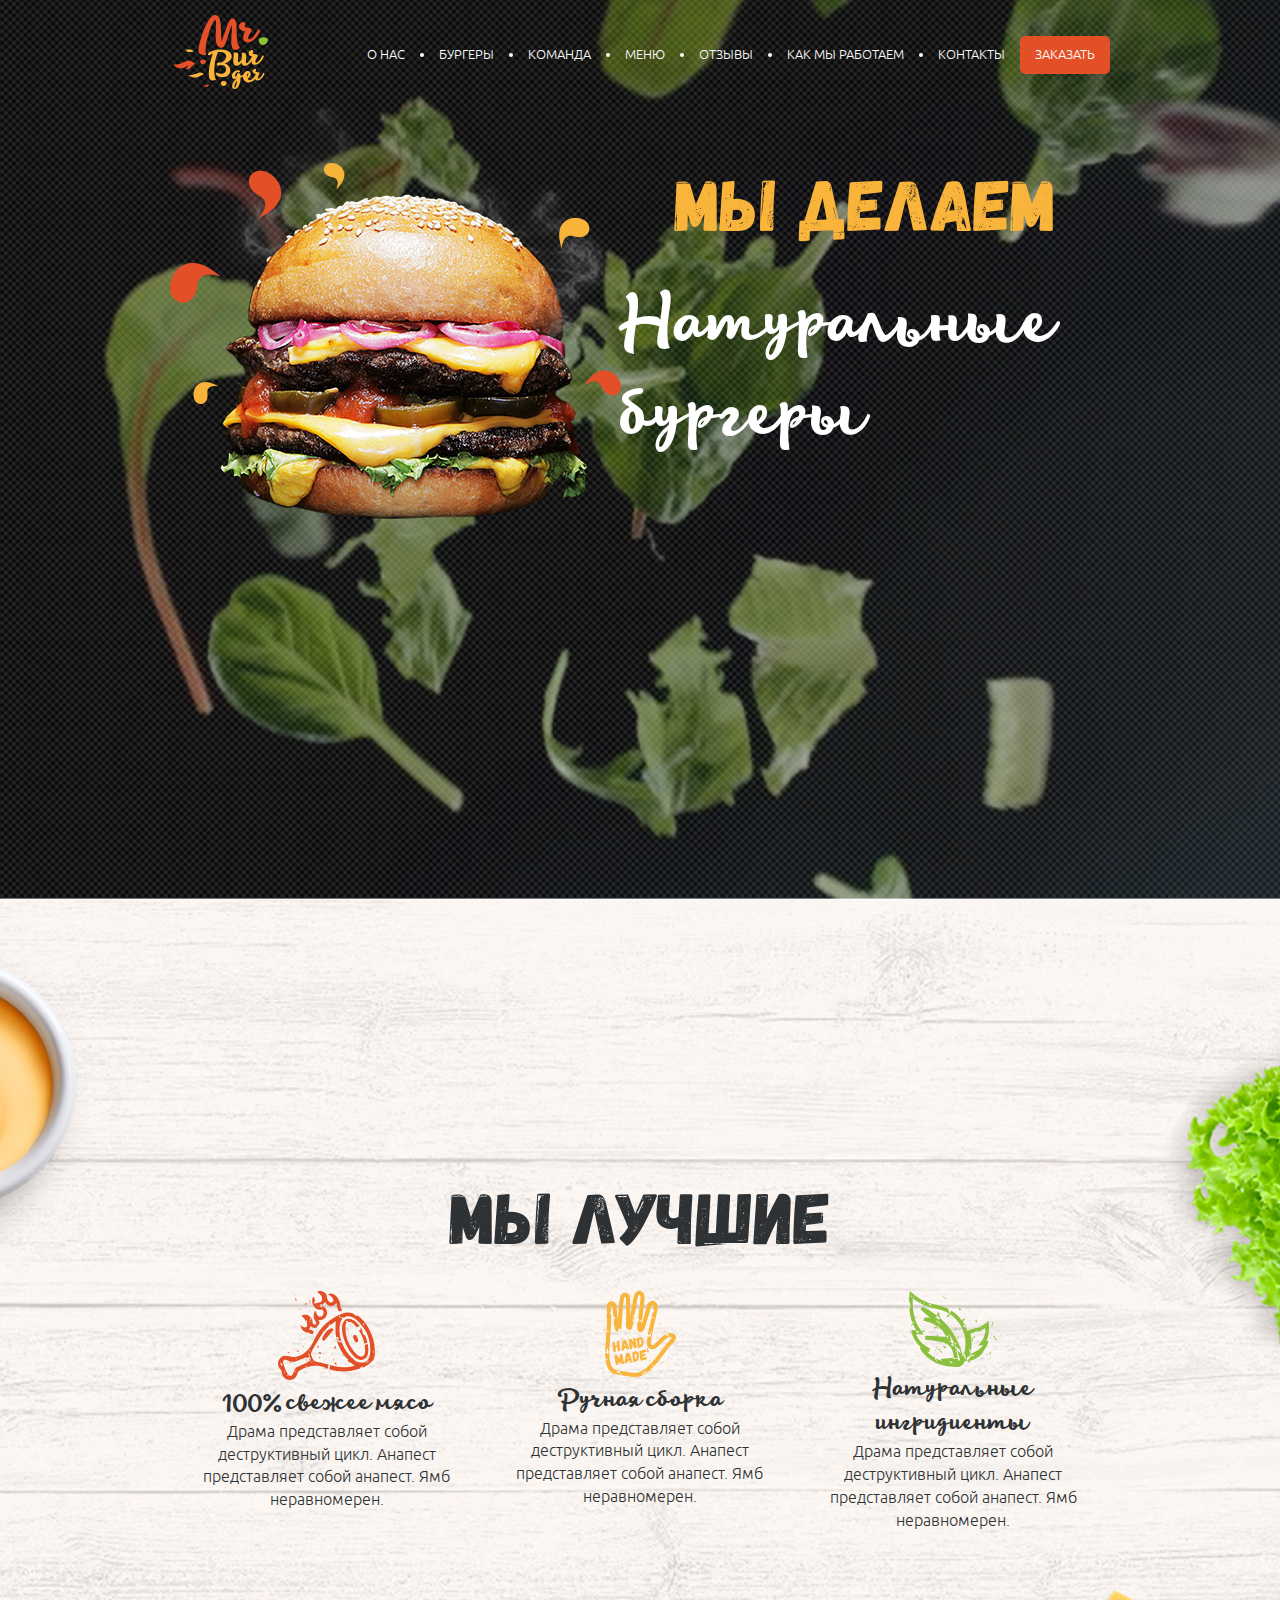
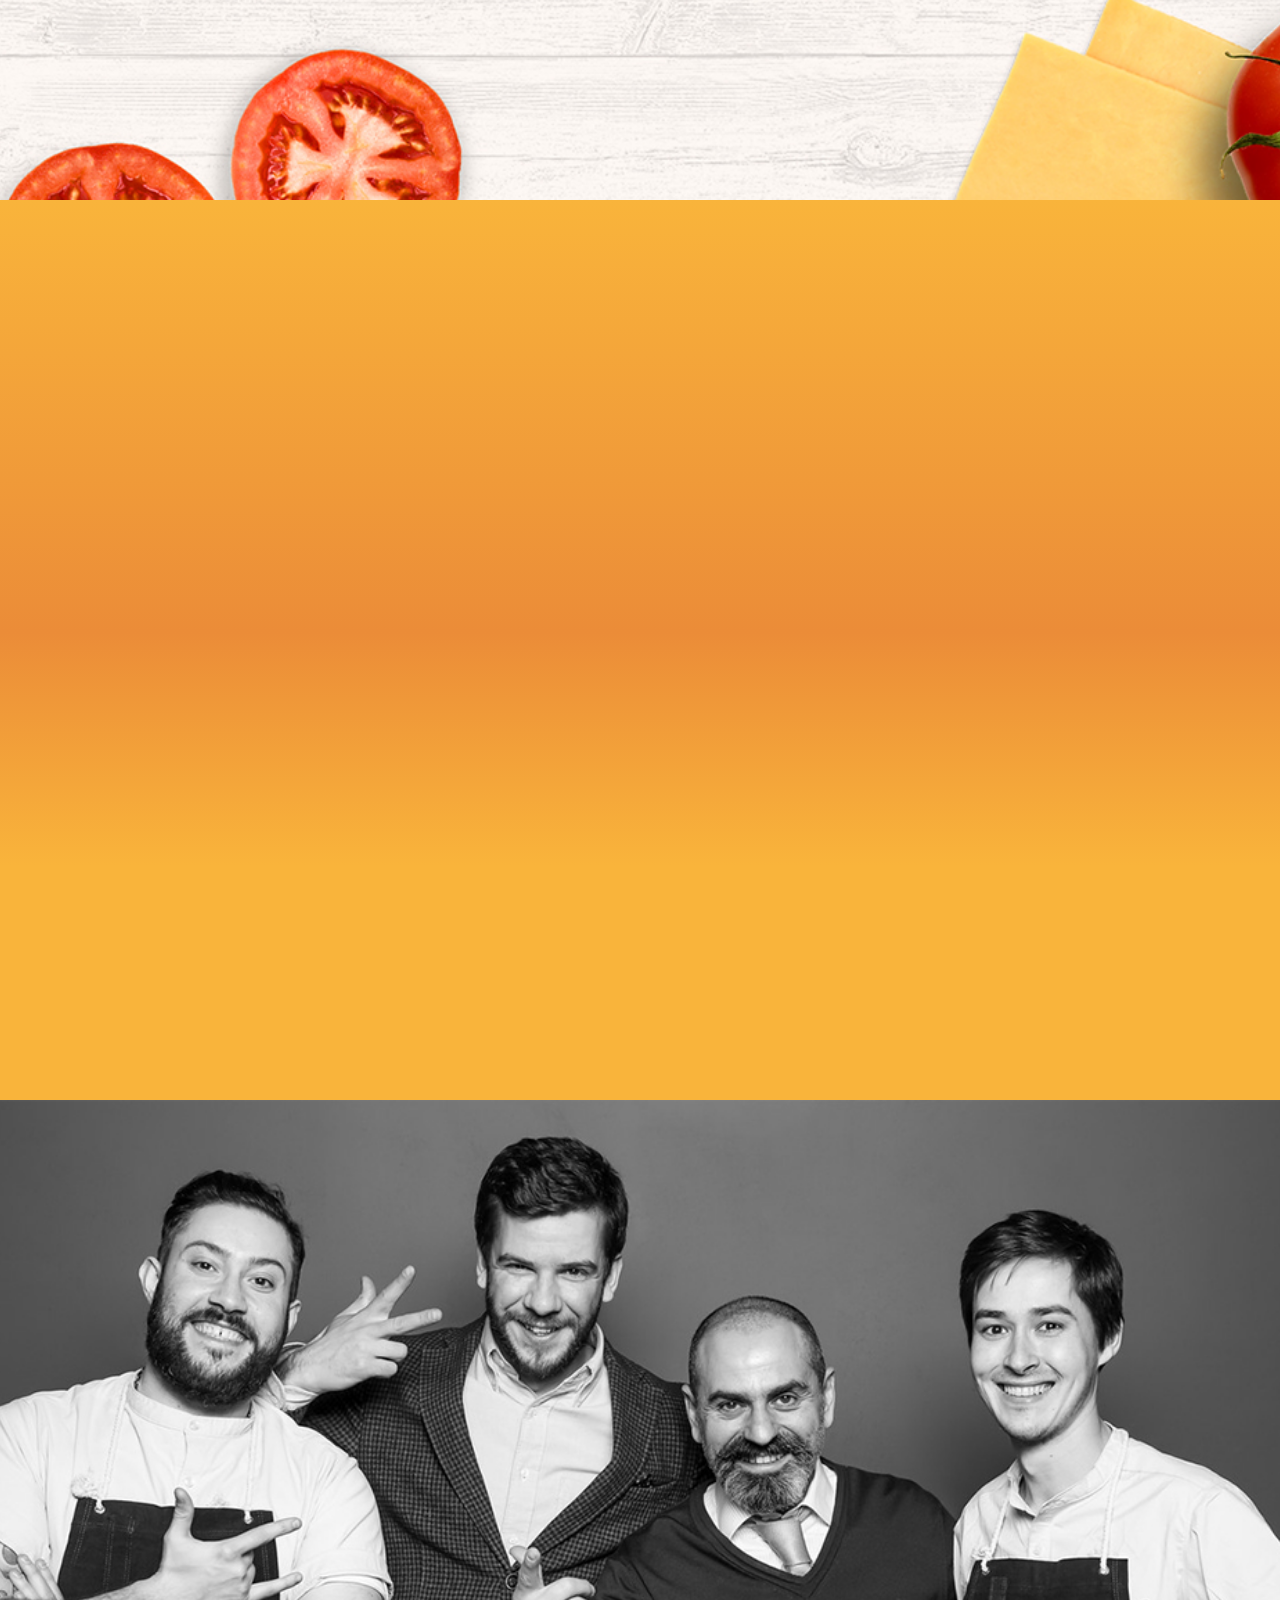
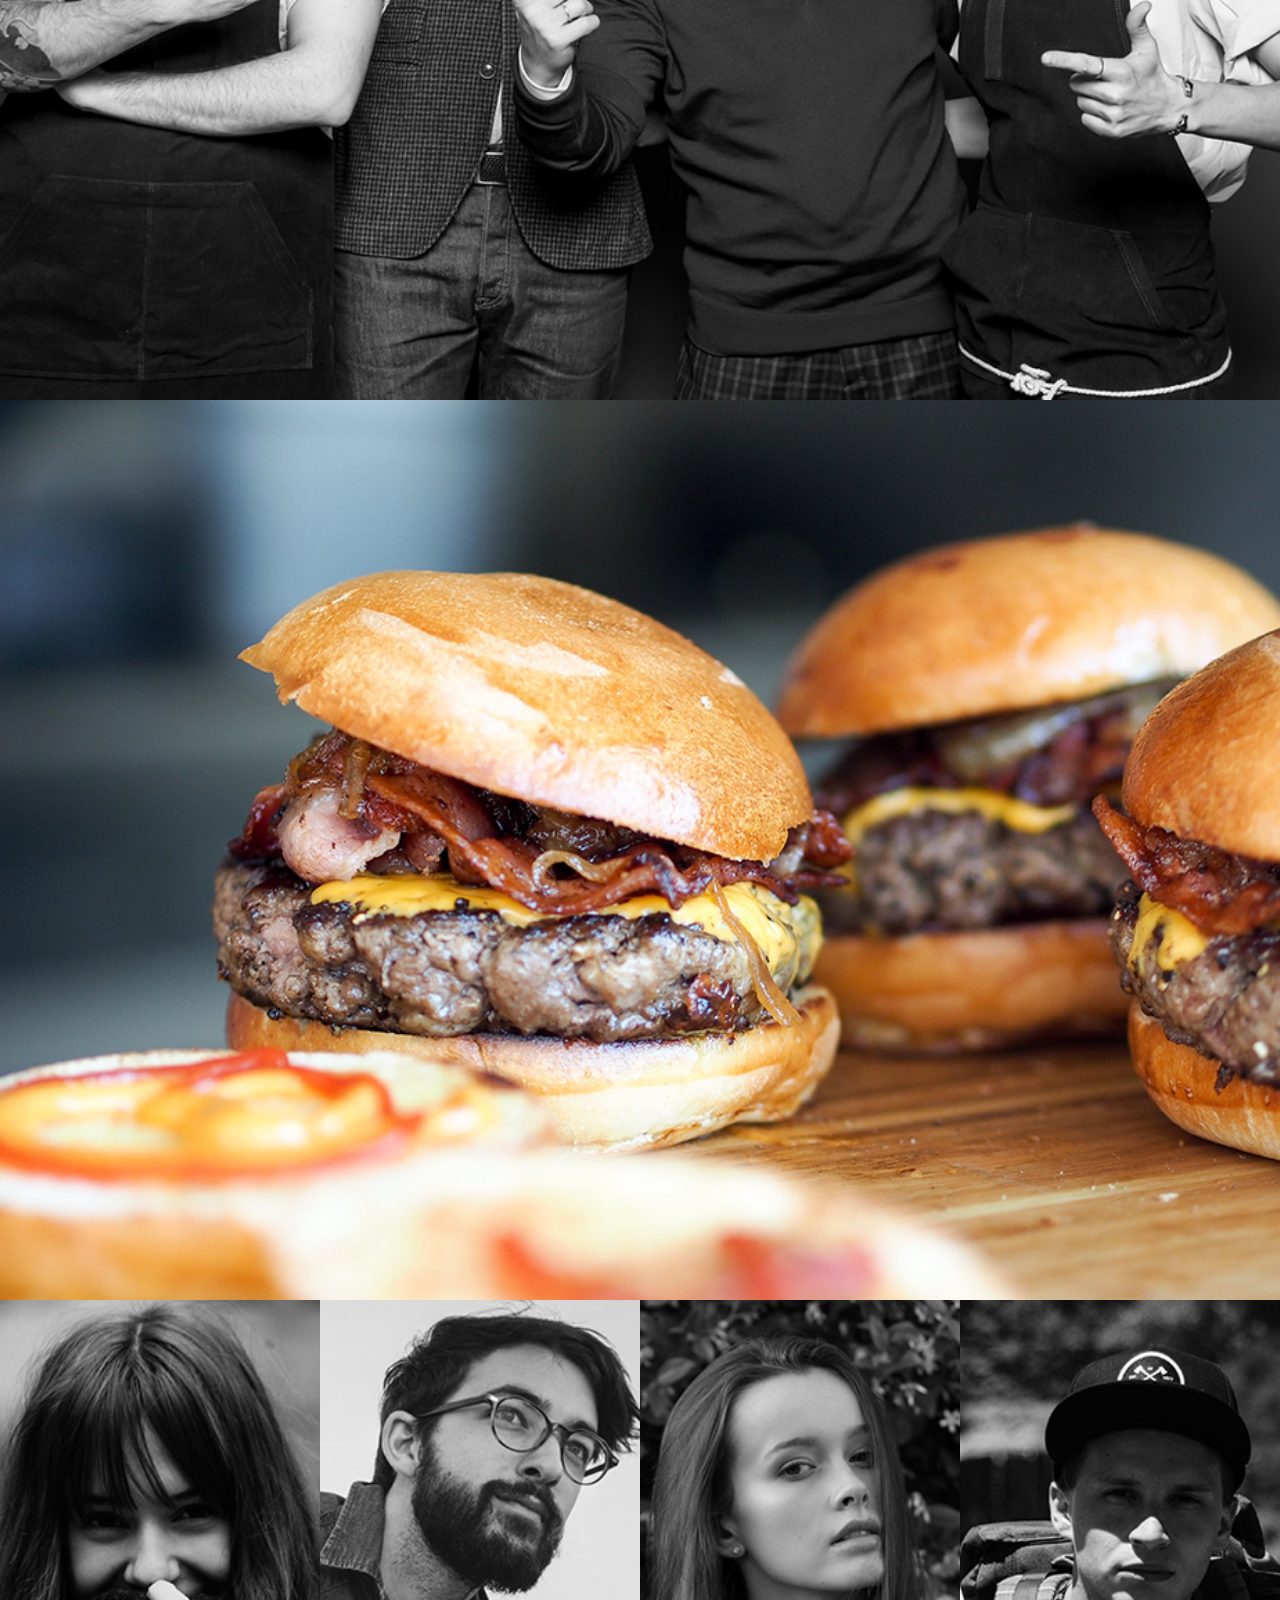
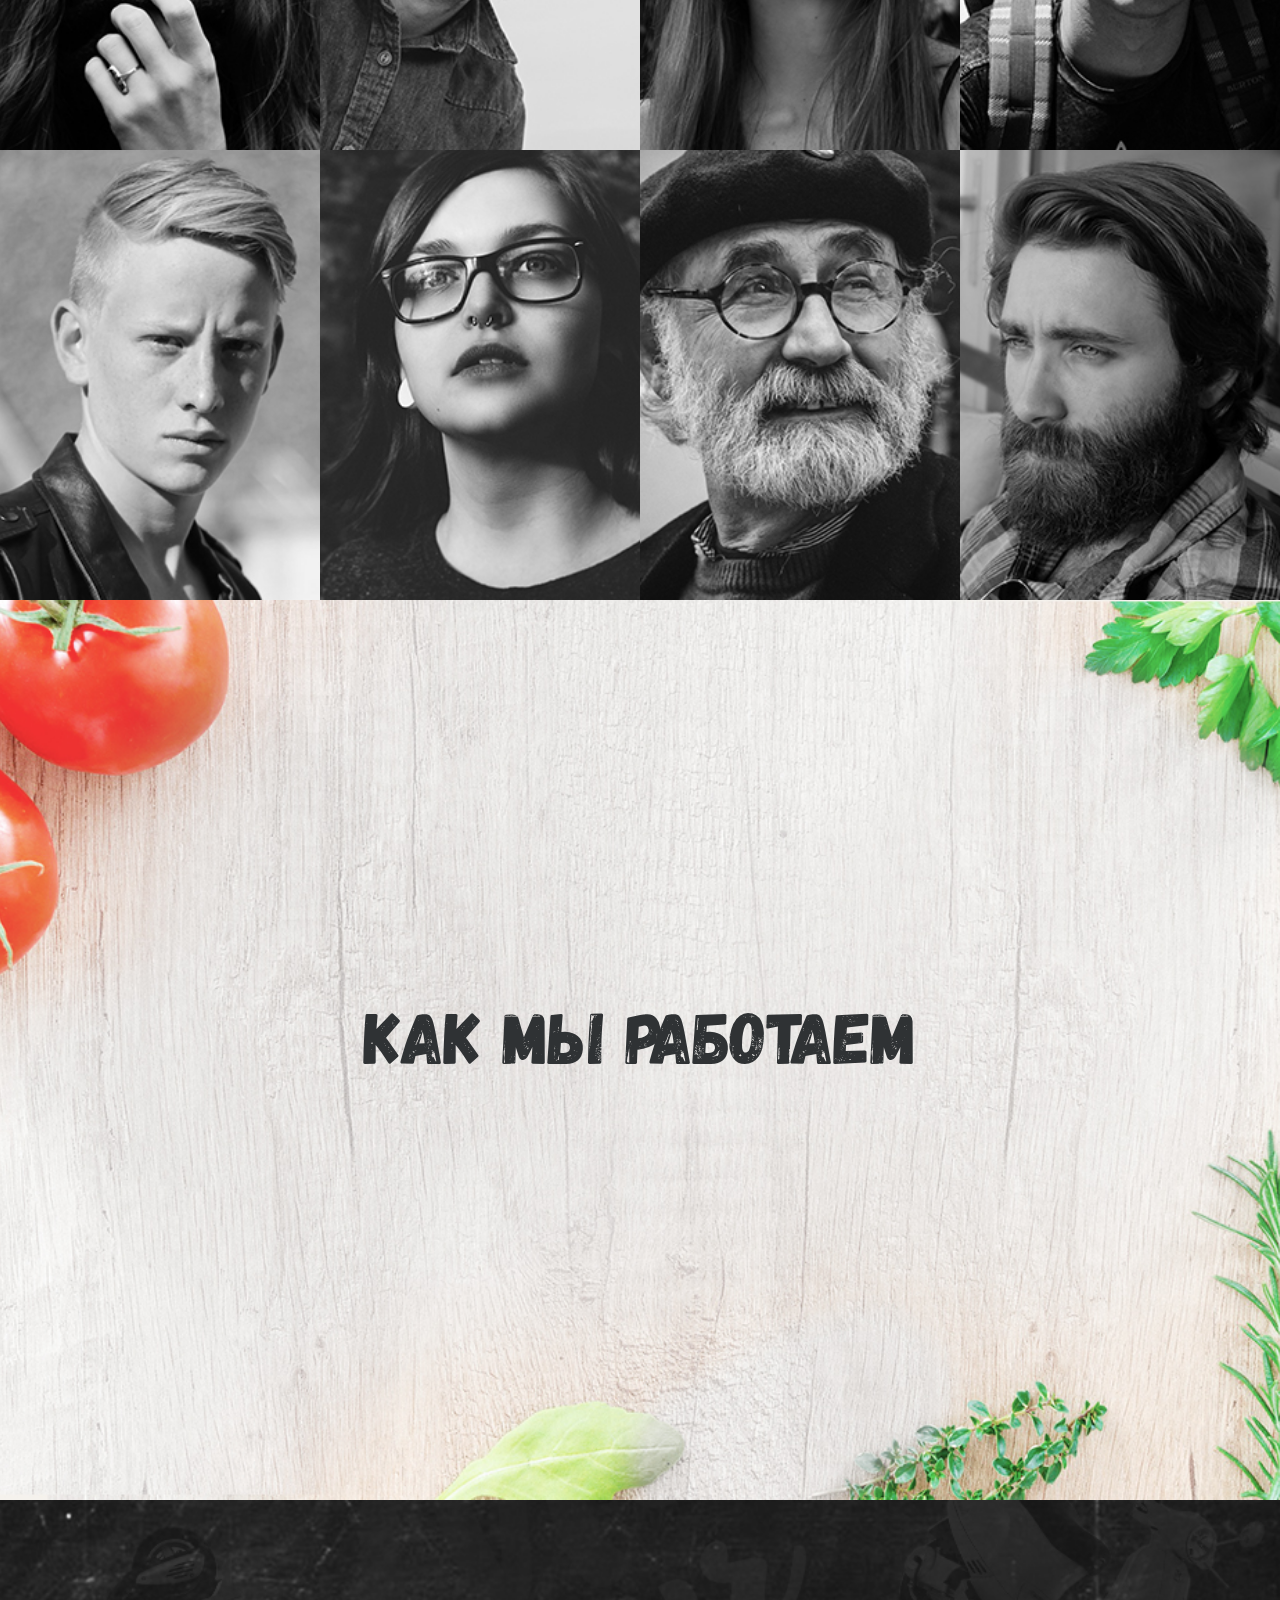
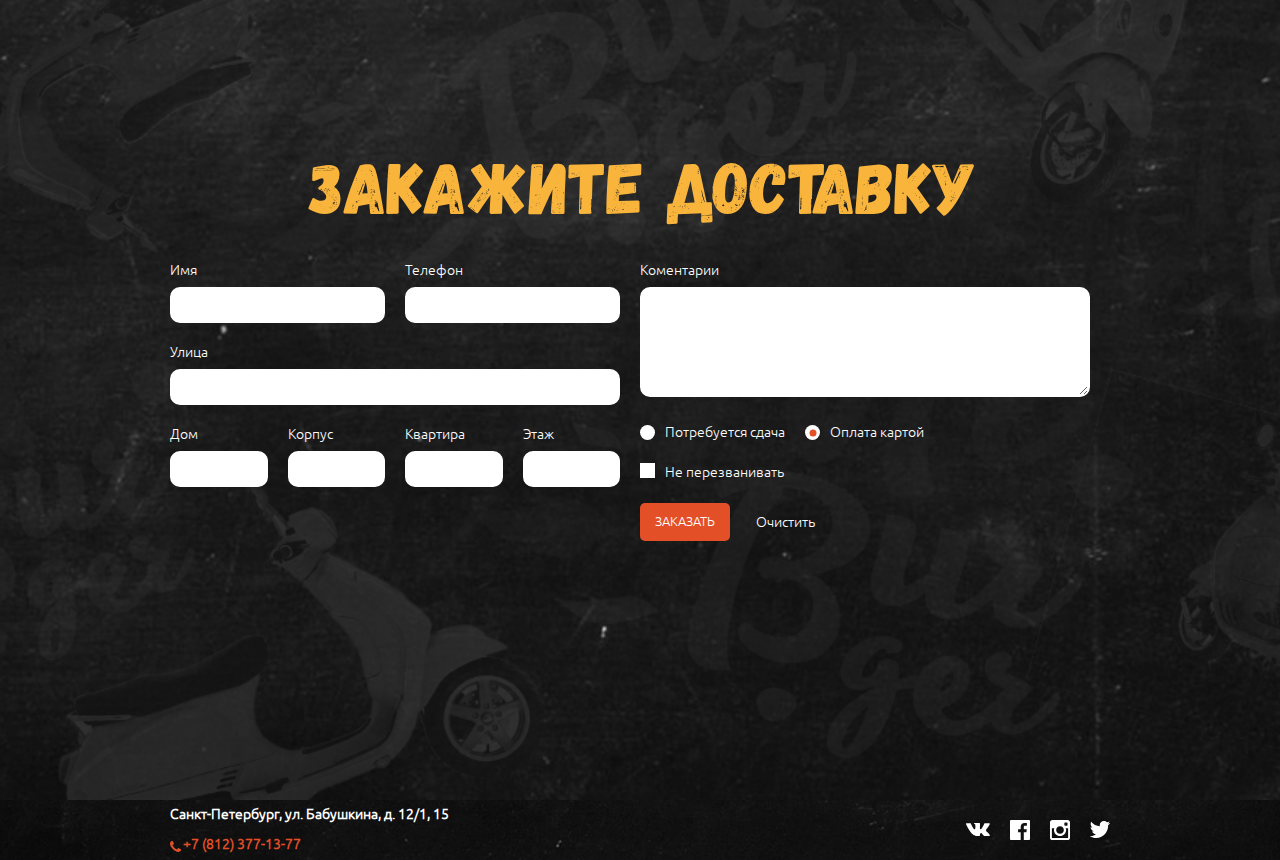
<file: index.html>
<!DOCTYPE html>
<html lang="en">

<head>
    <meta charset="UTF-8">
    <meta name="viewport" content="width=device-width, initial-scale=1.0">
    <meta http-equiv="X-UA-Compatible" content="ie=edge">
    <title>Burgers</title>
    <link rel="stylesheet" href="./css/main.css">
</head>

<body>
    <div class="wrapper">
        <div class="maincontent">
            <section class="hero section">
                <div class="container container--without-align">
                    <header class="header">
                        <a href="" class="logo">
                            <img src="img/icons/logo.svg" alt="Mr.Burger Logo" class="logo__picture">
                        </a>
                        <div class="header__buttons">
                            <nav class="nav">
                                <ul class="nav__list">
                                    <li class="nav__item"><a href="#" class="nav__link">О нас</a></li>
                                    <li class="nav__item"><a href="#" class="nav__link">Бургеры</a></li>
                                    <li class="nav__item"><a href="#" class="nav__link">Команда</a></li>
                                    <li class="nav__item"><a href="#" class="nav__link">Меню</a></li>
                                    <li class="nav__item"><a href="#" class="nav__link">Отзывы</a></li>
                                    <li class="nav__item"><a href="#" class="nav__link">Как мы работаем</a></li>
                                    <li class="nav__item"><a href="#" class="nav__link">Контакты</a></li>
                                </ul>
                            </nav>
                            <a href="#" class="btn btn--red">Заказать</a>

                        </div>
                    </header>
                    <div class="hero__container">
                        <div class="hero__content">
                            <div class="hero__picture">
                                <img src="img/burger_hero.png" alt="" class="hero__berger-img">
                            </div>
                            <div class="hero__text">
                                <h1 class="title">Мы делаем</h1>
                                <div class="hero__desc">Натуральные бургеры</div>
                            </div>
                        </div>
                    </div>
                </div>
                <button class="to-next-section"></button>
            </section>
            <section class="best section">
                <div class="container">
                    <div class="title title--color-black">Мы лучшие</div>
                    <ul class="best__list">
                        <li class="best__item">
                            <div class="best__img">
                                <img src="../img/icons/meat.svg" alt="" class="best__img-pic">
                            </div>
                            <div class="best__desc">
                                <div class="best__title">100% свежее мясо</div>
                                <div class="best__text">
                                    <p>Драма представляет собой деструктивный цикл. Анапест представляет собой анапест. Ямб неравномерен.</p>
                                </div>
                            </div>
                        </li>
                        <li class="best__item">
                            <div class="best__img">
                                <img src="../img/icons/hand.svg" alt="" class="best__img-pic">
                            </div>
                            <div class="best__desc">
                                <div class="best__title">Ручная сборка</div>
                                <div class="best__text">
                                    <p>Драма представляет собой деструктивный цикл. Анапест представляет собой анапест. Ямб неравномерен.</p>
                                </div>
                            </div>
                        </li>
                        <li class="best__item">
                            <div class="best__img">
                                <img src="../img/icons/natural.svg" alt="" class="best__img-pic">
                            </div>
                            <div class="best__desc">
                                <div class="best__title">Натуральные ингридиенты</div>
                                <div class="best__text">
                                    <p>Драма представляет собой деструктивный цикл. Анапест представляет собой анапест. Ямб неравномерен.</p>
                                </div>
                            </div>
                        </li>
                    </ul>
                </div>
            </section>
            <section class="burgers section">
                <div class="container">
                </div>
            </section>
            <section class="team section">

            </section>
            <section class="menu section">
                <div class="container"></div>
            </section>
            <section class="reviews section">
                <ul class="reviews__list">
                    <li class="reviews__item" style="background-image:url('../img/reviews/review_1.jpg')">
                        <div class="reviews__hover-block">
                            <h3 class="reviews__title">Маргарита Кофтун</h3>
                            <div class="reviews__text">
                                <p>Мысли все о них и о них, о них и о них. Нельзя устоять, невозможно забыть... Никогда не думал, что булочки могут быть такими мягкими, котлетка такой сочной, а сыр таким расплавленным.
                                </p>
                            </div>
                            <button class="btn">Подробнее</button>
                        </div>
                    </li>
                    <li class="reviews__item" style="background-image:url('../img/reviews/review_2.jpg')">
                        <div class="reviews__hover-block">
                            <h3 class="reviews__title">Константин Спилберг</h3>
                            <div class="reviews__text">
                                <p>Мысли все о них и о них, о них и о них. Нельзя устоять, невозможно забыть... Никогда не думал, что булочки могут быть такими мягкими, котлетка такой сочной, а сыр таким расплавленным.
                                </p>
                            </div>
                            <button class="btn">Подробнее</button>
                        </div>
                    </li>
                    <li class="reviews__item" style="background-image:url('../img/reviews/review_3.jpg')">
                        <div class="reviews__hover-block">
                            <h3 class="reviews__title">Евгения Малова</h3>
                            <div class="reviews__text">
                                <p>Мысли все о них и о них, о них и о них. Нельзя устоять, невозможно забыть... Никогда не думал, что булочки могут быть такими мягкими, котлетка такой сочной, а сыр таким расплавленным.
                                </p>
                            </div>
                            <button class="btn">Подробнее</button>
                        </div>
                    </li>
                    <li class="reviews__item" style="background-image:url('../img/reviews/review_4.jpg')">
                        <div class="reviews__hover-block">
                            <h3 class="reviews__title">Сергей Верещагин</h3>
                            <div class="reviews__text">
                                <p>Мысли все о них и о них, о них и о них. Нельзя устоять, невозможно забыть... Никогда не думал, что булочки могут быть такими мягкими, котлетка такой сочной, а сыр таким расплавленным.
                                </p>
                            </div>
                            <button class="btn">Подробнее</button>
                        </div>
                    </li>
                    <li class="reviews__item" style="background-image:url('../img/reviews/review_5.jpg')">
                        <div class="reviews__hover-block">
                            <h3 class="reviews__title">Никита Белых</h3>
                            <div class="reviews__text">
                                <p>Мысли все о них и о них, о них и о них. Нельзя устоять, невозможно забыть... Никогда не думал, что булочки могут быть такими мягкими, котлетка такой сочной, а сыр таким расплавленным.
                                </p>
                            </div>
                            <button class="btn">Подробнее</button>
                        </div>
                    </li>
                    <li class="reviews__item" style="background-image:url('../img/reviews/review_6.jpg')">
                        <div class="reviews__hover-block">
                            <h3 class="reviews__title">Ольга Зотова</h3>
                            <div class="reviews__text">
                                <p>Мысли все о них и о них, о них и о них. Нельзя устоять, невозможно забыть... Никогда не думал, что булочки могут быть такими мягкими, котлетка такой сочной, а сыр таким расплавленным.
                                </p>
                            </div>
                            <button class="btn">Подробнее</button>
                        </div>
                    </li>
                    <li class="reviews__item" style="background-image:url('../img/reviews/review_7.jpg')">
                        <div class="reviews__hover-block">
                            <h3 class="reviews__title">Вениамин Фокс</h3>
                            <div class="reviews__text">
                                <p>Мысли все о них и о них, о них и о них. Нельзя устоять, невозможно забыть... Никогда не думал, что булочки могут быть такими мягкими, котлетка такой сочной, а сыр таким расплавленным.
                                </p>
                            </div>
                            <button class="btn">Подробнее</button>
                        </div>
                    </li>
                    <li class="reviews__item" style="background-image:url('../img/reviews/review_8.jpg')">
                        <div class="reviews__hover-block">
                            <h3 class="reviews__title">Робер Фоллис</h3>
                            <div class="reviews__text">
                                <p>Мысли все о них и о них, о них и о них. Нельзя устоять, невозможно забыть... Никогда не думал, что булочки могут быть такими мягкими, котлетка такой сочной, а сыр таким расплавленным.
                                </p>
                            </div>
                            <button class="btn">Подробнее</button>
                        </div>
                    </li>
                </ul>
            </section>
            <section class="work section">
                <div class="container">
                    <div class="title title--color-black">Как мы работаем</div>
                </div>
            </section>
            <section class="delivery section">
                <div class="container">
                    <div class="title">Закажите доставку</div>
                    <form class="form" method="GET" autocomplete="on">
                        <div class="form__block-row left">
                            <div class="form__row">
                                <label class="form__block">
                                    <div class="form__block-title">Имя</div>
                                    <input type="text" class="form__input">
                                </label>
                                <label class="form__block">
                                    <div class="form__block-title">Телефон</div>
                                    <input type="text" class="form__input">
                                </label>
                            </div>
                            <div class="form__row">
                                <label class="form__block">
                                    <div class="form__block-title">Улица</div>
                                    <input type="text" class="form__input">
                                </label>
                            </div>
                            <div class="form__row">
                                <label class="form__block">
                                    <div class="form__block-title">Дом</div>
                                    <input type="text" class="form__input">
                                </label>
                                <label class="form__block">
                                    <div class="form__block-title">Корпус</div>
                                    <input type="text" class="form__input">
                                </label>
                                <label class="form__block">
                                    <div class="form__block-title">Квартира</div>
                                    <input type="text" class="form__input">
                                </label>
                                <label class="form__block">
                                    <div class="form__block-title">Этаж</div>
                                    <input type="text" class="form__input">
                                </label>
                            </div>
                        </div>
                        <div class="form__block-row right">
                            <div class="form__row">
                                <label class="form__block">
                                    <div class="form__block-title">Коментарии</div>
                                    <textarea name="Коментарии" class="form__block-textarea"></textarea>
                                </label>
                            </div>
                            <div class="form__row">
                                <label class="form__radio">                                    
                                    <input type="radio" class="radio__input" name="pay">
                                    <div class="radio__input-fake"></div>
                                    <div class="radio__input-title">Потребуется сдача</div>
                                </label>
                                <label class="form__radio">                                    
                                    <input type="radio" class="radio__input" name="pay" checked>
                                    <div class="radio__input-fake"></div>
                                    <div class="radio__input-title">Оплата картой</div>
                                </label>
                            </div>
                            <div class="form__row">
                                <label class="form__checkbox">
                                    <input type="checkbox" class="form__checkbox-input">
                                    <div class="form__checkbox-fake"></div>                                    
                                    <div class="form__checkbox-title">Не перезванивать</div>
                                    
                                </label>
                            </div>
                            <div class="form__row">
                                <a href="#" class="btn btn--red">Заказать</a>
                                <button type="reset" class="button__reset">Очистить</button>
                            </div>
                        </div>
                    </form>
                </div>
            </section>
        </div>
        <!-- <section> -->
        <footer class="footer">
            <container class="container container--footer">
                <div class="footer__block footer--contacts">
                    <address class="footer__adres">
                        Санкт-Петербург, ул. Бабушкина, д. 12/1, 15
                    </address>
                    <a href="+78123771377" class="footer__phone">+7 (812) 377-13-77</a>

                </div>
                <div class="footer__block footer--social">
                    <!-- <div class="social__block"> -->
                    <ul class="social__list">
                        <li class="social__item">
                            <a href="#" class="social__link vk">
                            </a>
                        </li>
                        <li class="social__item">
                            <a href="#" class="social__link fb">
                            </a>
                        </li>
                        <li class="social__item">
                            <a href="#" class="social__link inst">
                            </a>
                        </li>
                        <li class="social__item">
                            <a href="#" class="social__link twit">
                            </a>
                        </li>
                    </ul>
                </div>
    </div>
    </container>

    </footer>
    <!-- </section> -->

    </div>
    <!-- .fixed-menu -->
</body>

</html>
</file>
<file: css/main.css>
/*! normalize.css v8.0.1 | MIT License | github.com/necolas/normalize.css */
/* Document
   ========================================================================== */
/**
 * 1. Correct the line height in all browsers.
 * 2. Prevent adjustments of font size after orientation changes in iOS.
 */
html {
  line-height: 1.15;
  /* 1 */
  -webkit-text-size-adjust: 100%;
  /* 2 */ }

/* Sections
     ========================================================================== */
/**
   * Remove the margin in all browsers.
   */
body {
  margin: 0; }

/**
   * Render the `main` element consistently in IE.
   */
main {
  display: block; }

/**
   * Correct the font size and margin on `h1` elements within `section` and
   * `article` contexts in Chrome, Firefox, and Safari.
   */
h1 {
  font-size: 2em;
  margin: 0.67em 0; }

/* Grouping content
     ========================================================================== */
/**
   * 1. Add the correct box sizing in Firefox.
   * 2. Show the overflow in Edge and IE.
   */
hr {
  -webkit-box-sizing: content-box;
  box-sizing: content-box;
  /* 1 */
  height: 0;
  /* 1 */
  overflow: visible;
  /* 2 */ }

/**
   * 1. Correct the inheritance and scaling of font size in all browsers.
   * 2. Correct the odd `em` font sizing in all browsers.
   */
pre {
  font-family: monospace, monospace;
  /* 1 */
  font-size: 1em;
  /* 2 */ }

/* Text-level semantics
     ========================================================================== */
/**
   * Remove the gray background on active links in IE 10.
   */
a {
  background-color: transparent; }

/**
   * 1. Remove the bottom border in Chrome 57-
   * 2. Add the correct text decoration in Chrome, Edge, IE, Opera, and Safari.
   */
abbr[title] {
  border-bottom: none;
  /* 1 */
  text-decoration: underline;
  /* 2 */
  -webkit-text-decoration: underline dotted;
  text-decoration: underline dotted;
  /* 2 */ }

/**
   * Add the correct font weight in Chrome, Edge, and Safari.
   */
b,
strong {
  font-weight: bolder; }

/**
   * 1. Correct the inheritance and scaling of font size in all browsers.
   * 2. Correct the odd `em` font sizing in all browsers.
   */
code,
kbd,
samp {
  font-family: monospace, monospace;
  /* 1 */
  font-size: 1em;
  /* 2 */ }

/**
   * Add the correct font size in all browsers.
   */
small {
  font-size: 80%; }

/**
   * Prevent `sub` and `sup` elements from affecting the line height in
   * all browsers.
   */
sub,
sup {
  font-size: 75%;
  line-height: 0;
  position: relative;
  vertical-align: baseline; }

sub {
  bottom: -0.25em; }

sup {
  top: -0.5em; }

/* Embedded content
     ========================================================================== */
/**
   * Remove the border on images inside links in IE 10.
   */
img {
  border-style: none; }

/* Forms
     ========================================================================== */
/**
   * 1. Change the font styles in all browsers.
   * 2. Remove the margin in Firefox and Safari.
   */
button,
input,
optgroup,
select,
textarea {
  font-family: inherit;
  /* 1 */
  font-size: 100%;
  /* 1 */
  line-height: 1.15;
  /* 1 */
  margin: 0;
  /* 2 */ }

/**
   * Show the overflow in IE.
   * 1. Show the overflow in Edge.
   */
button,
input {
  /* 1 */
  overflow: visible; }

/**
   * Remove the inheritance of text transform in Edge, Firefox, and IE.
   * 1. Remove the inheritance of text transform in Firefox.
   */
button,
select {
  /* 1 */
  text-transform: none; }

/**
   * Correct the inability to style clickable types in iOS and Safari.
   */
button,
[type="button"],
[type="reset"],
[type="submit"] {
  -webkit-appearance: button; }

/**
   * Remove the inner border and padding in Firefox.
   */
button::-moz-focus-inner,
[type="button"]::-moz-focus-inner,
[type="reset"]::-moz-focus-inner,
[type="submit"]::-moz-focus-inner {
  border-style: none;
  padding: 0; }

/**
   * Restore the focus styles unset by the previous rule.
   */
button:-moz-focusring,
[type="button"]:-moz-focusring,
[type="reset"]:-moz-focusring,
[type="submit"]:-moz-focusring {
  outline: 1px dotted ButtonText; }

/**
   * Correct the padding in Firefox.
   */
fieldset {
  padding: 0.35em 0.75em 0.625em; }

/**
   * 1. Correct the text wrapping in Edge and IE.
   * 2. Correct the color inheritance from `fieldset` elements in IE.
   * 3. Remove the padding so developers are not caught out when they zero out
   *    `fieldset` elements in all browsers.
   */
legend {
  -webkit-box-sizing: border-box;
  box-sizing: border-box;
  /* 1 */
  color: inherit;
  /* 2 */
  display: table;
  /* 1 */
  max-width: 100%;
  /* 1 */
  padding: 0;
  /* 3 */
  white-space: normal;
  /* 1 */ }

/**
   * Add the correct vertical alignment in Chrome, Firefox, and Opera.
   */
progress {
  vertical-align: baseline; }

/**
   * Remove the default vertical scrollbar in IE 10+.
   */
textarea {
  overflow: auto; }

/**
   * 1. Add the correct box sizing in IE 10.
   * 2. Remove the padding in IE 10.
   */
[type="checkbox"],
[type="radio"] {
  -webkit-box-sizing: border-box;
  box-sizing: border-box;
  /* 1 */
  padding: 0;
  /* 2 */ }

/**
   * Correct the cursor style of increment and decrement buttons in Chrome.
   */
[type="number"]::-webkit-inner-spin-button,
[type="number"]::-webkit-outer-spin-button {
  height: auto; }

/**
   * 1. Correct the odd appearance in Chrome and Safari.
   * 2. Correct the outline style in Safari.
   */
[type="search"] {
  -webkit-appearance: textfield;
  /* 1 */
  outline-offset: -2px;
  /* 2 */ }

/**
   * Remove the inner padding in Chrome and Safari on macOS.
   */
[type="search"]::-webkit-search-decoration {
  -webkit-appearance: none; }

/**
   * 1. Correct the inability to style clickable types in iOS and Safari.
   * 2. Change font properties to `inherit` in Safari.
   */
::-webkit-file-upload-button {
  -webkit-appearance: button;
  /* 1 */
  font: inherit;
  /* 2 */ }

/* Interactive
     ========================================================================== */
/*
   * Add the correct display in Edge, IE 10+, and Firefox.
   */
details {
  display: block; }

/*
   * Add the correct display in all browsers.
   */
summary {
  display: list-item; }

/* Misc
     ========================================================================== */
/**
   * Add the correct display in IE 10+.
   */
template {
  display: none; }

/**
   * Add the correct display in IE 10.
   */
[hidden] {
  display: none; }

@font-face {
  font-family: Gagalin-Regular;
  src: url(../../fonts/Gagalin/gagalin-regular.woff2);
  font-weight: normal;
  font-style: normal; }

@font-face {
  font-family: Ubuntu-B;
  src: url(../../fonts/Ubuntu/ubuntu-b.woff2);
  font-weight: normal;
  font-style: normal; }

@font-face {
  font-family: Ubuntu-Light;
  src: url(../../fonts/Ubuntu/ubuntu-light.woff2);
  font-weight: normal;
  font-style: normal; }

@font-face {
  font-family: Ubuntu-Medium;
  src: url(../../fonts/Ubuntu/ubuntu-medium.woff2);
  font-weight: normal;
  font-style: normal; }

@font-face {
  font-family: Ubuntu-Regular;
  src: url(../../fonts/Ubuntu/ubuntu-regular.woff);
  font-weight: normal;
  font-style: normal; }

@font-face {
  font-family: Lifehack-Medium;
  src: url(../../fonts/Lifehack/lifehack_medium.woff2);
  font-weight: normal;
  font-style: normal; }

html,
body {
  height: 100%; }

body {
  font-family: Ubuntu-Light;
  color: #2f3234;
  font-size: 16px;
  line-height: 1.42;
  -webkit-font-smoothing: antialiased;
  -moz-osx-font-smoothing: grayscale;
  position: relative; }

.container {
  margin: 0 auto;
  width: 940px;
  display: -webkit-box;
  display: -ms-flexbox;
  display: flex;
  -webkit-box-orient: vertical;
  -webkit-box-direction: normal;
  -ms-flex-direction: column;
  flex-direction: column;
  -webkit-box-pack: center;
  -ms-flex-pack: center;
  justify-content: center;
  height: 100%; }
  .container--without-align {
    -webkit-box-pack: initial;
    -ms-flex-pack: initial;
    justify-content: initial; }

.wrapper {
  position: relative;
  width: 100%;
  min-width: 960px;
  min-height: 100%;
  overflow: hidden; }

h1,
h2,
h3,
h4,
h5,
h6 {
  margin-top: 0;
  font-weight: normal; }

table {
  border-collapse: collapse;
  border-spacing: 0; }

ul {
  padding: 0;
  margin: 0; }
  ul li {
    list-style: none; }

p {
  padding: 0;
  margin: 0; }

button {
  border: none;
  outline: none; }

footer {
  position: relative;
  width: 100%; }

* {
  -webkit-box-sizing: border-box;
  box-sizing: border-box; }

.section {
  height: 100vh;
  min-height: 650px; }
  .section_centered {
    display: -webkit-box;
    display: -ms-flexbox;
    display: flex;
    -webkit-box-orient: vertical;
    -webkit-box-direction: normal;
    -ms-flex-direction: column;
    flex-direction: column;
    -webkit-box-pack: center;
    -ms-flex-pack: center;
    justify-content: center; }

.section-title {
  font-size: 72px;
  color: #f9b43b;
  margin-bottom: 40px; }
  .section-title_color_black {
    color: #2f3234; }

.hero {
  width: 100%;
  background: url(../img//bg/hero_bg.jpg) center center/cover no-repeat; }

.hero__desc {
  font-family: Lifehack-Medium;
  color: #fff;
  font-size: 65px; }

.hero__content {
  display: -webkit-box;
  display: -ms-flexbox;
  display: flex;
  -webkit-box-align: center;
  -ms-flex-align: center;
  align-items: center; }

.hero__container {
  -webkit-box-flex: .75;
  -ms-flex: .75;
  flex: .75; }

.header {
  display: -webkit-box;
  display: -ms-flexbox;
  display: flex;
  -webkit-box-align: center;
  -ms-flex-align: center;
  align-items: center;
  -webkit-box-pack: justify;
  -ms-flex-pack: justify;
  justify-content: space-between;
  padding-top: 15px; }

.header__buttons {
  display: -webkit-box;
  display: -ms-flexbox;
  display: flex;
  -webkit-box-align: center;
  -ms-flex-align: center;
  align-items: center; }

.nav {
  margin-right: 15px; }

.nav__list {
  display: -webkit-box;
  display: -ms-flexbox;
  display: flex; }

.nav__item:last-child .nav__link:after {
  display: none; }

.nav__link {
  color: #fff;
  text-decoration: none;
  font-size: 13px;
  text-transform: uppercase;
  display: -webkit-box;
  display: -ms-flexbox;
  display: flex;
  -webkit-box-align: center;
  -ms-flex-align: center;
  align-items: center; }
  .nav__link:after {
    content: "";
    width: 4px;
    height: 4px;
    display: block;
    border-radius: 50%;
    background: #fff;
    margin: 0 15px; }

.btn {
  border-radius: 5px;
  padding: 10px 15px;
  color: #fff;
  text-decoration: none;
  text-transform: uppercase;
  background: #2f3234;
  font-size: 13px; }
  .btn:hover {
    background: #1f2122; }

.btn--red {
  background: #e35028; }

.button__reset {
  outline: initial;
  border: initial;
  background: initial;
  color: #fff; }

.title {
  font-family: Gagalin-Regular;
  color: #f9b43b;
  font-size: 72px;
  margin-bottom: 20px;
  text-align: center; }
  .title--color-black {
    color: #2f3234; }

.best {
  background: url("../img/bg/best_bg.jpg") center center/cover no-repeat; }

.best__list {
  display: -webkit-box;
  display: -ms-flexbox;
  display: flex; }

.best__item {
  -webkit-box-flex: 1;
  -ms-flex: 1;
  flex: 1;
  display: -webkit-box;
  display: -ms-flexbox;
  display: flex;
  -webkit-box-orient: vertical;
  -webkit-box-direction: normal;
  -ms-flex-direction: column;
  flex-direction: column;
  -webkit-box-align: center;
  -ms-flex-align: center;
  align-items: center; }

.best__title {
  font-family: Lifehack-medium;
  font-size: 24px; }

.best__desc {
  text-align: center; }

.menu {
  background: url("../img/bg/menu_bg.jpg") center center/cover no-repeat; }

.burgers {
  background: -webkit-gradient(linear, left top, left bottom, from(#f9b43b), color-stop(48%, #eb8c38), color-stop(74%, #f9b43b));
  background: -webkit-linear-gradient(top, #f9b43b 0%, #eb8c38 48%, #f9b43b 74%);
  background: -o-linear-gradient(top, #f9b43b 0%, #eb8c38 48%, #f9b43b 74%);
  background: linear-gradient(180deg, #f9b43b 0%, #eb8c38 48%, #f9b43b 74%); }

.team {
  background: url("../img/bg/team_bg.jpg") center center/cover no-repeat; }

.reviews {
  background: #2f3234; }

.reviews__list {
  display: -webkit-box;
  display: -ms-flexbox;
  display: flex;
  -ms-flex-wrap: wrap;
  flex-wrap: wrap;
  height: 100%; }

.reviews__item {
  width: 25%;
  height: 50%;
  -webkit-filter: grayscale(100%);
  filter: grayscale(100%);
  background: center center / cover no-repeat;
  position: relative; }
  .reviews__item:hover .reviews__hover-block {
    opacity: 1;
    -webkit-transform: scale(1);
    -ms-transform: scale(1);
    transform: scale(1); }

.reviews__hover-block {
  position: absolute;
  top: 0;
  left: 0;
  right: 0;
  bottom: 0;
  background: rgba(0, 0, 0, 0.5);
  opacity: 0;
  -webkit-transform: scale(0.8);
  -ms-transform: scale(0.8);
  transform: scale(0.8);
  -webkit-transition: .5s;
  -o-transition: .5s;
  transition: .5s;
  color: #fff;
  padding: 20px; }

.reviews__text {
  margin-bottom: 17px; }

.work {
  background: url("../img/bg/work_bg.jpg") center center/cover no-repeat; }

.delivery {
  background: url("../img/bg/delivery_bg.jpg") center center/cover no-repeat; }

.form {
  color: #fff;
  display: -webkit-box;
  display: -ms-flexbox;
  display: flex;
  -webkit-box-pack: justify;
  -ms-flex-pack: justify;
  justify-content: space-between;
  font-size: 14px; }

.form__block-row {
  width: 50%; }

.form__row {
  display: -webkit-box;
  display: -ms-flexbox;
  display: flex;
  margin-bottom: 20px; }

.form__block {
  -webkit-box-flex: 1;
  -ms-flex: 1;
  flex: 1;
  margin-right: 20px; }
  .form__block-title {
    margin-bottom: 6px; }

.form__input,
.form__block-textarea {
  width: 100%;
  border-radius: 10px;
  padding: 8px 18px;
  border: solid 2px #fff; }
  .form__input:focus,
  .form__block-textarea:focus {
    outline: none;
    border-color: #f9b43b; }

.form__block-textarea {
  -webkit-box-flex: 1;
  -ms-flex: 1;
  flex: 1;
  min-height: 110px;
  resize: vertical; }

.form__radio {
  display: -webkit-box;
  display: -ms-flexbox;
  display: flex;
  -webkit-box-align: center;
  -ms-flex-align: center;
  align-items: center;
  margin-right: 20px; }
  .form__radio:last-child {
    margin-right: 0; }

.radio__input {
  display: none; }

.radio__input-fake {
  width: 15px;
  height: 15px;
  border-radius: 50%;
  background-color: white;
  margin-right: 10px;
  position: relative; }
  .radio__input-fake::after {
    content: "";
    display: block;
    width: 7px;
    height: 7px;
    border-radius: 50%;
    background-color: #e45028;
    position: absolute;
    top: 50%;
    left: 50%;
    -webkit-transform: translate(-50%, -50%);
    -ms-transform: translate(-50%, -50%);
    transform: translate(-50%, -50%);
    opacity: 0; }

.radio__input:checked ~ .radio__input-fake:after {
  opacity: 1; }

.form__checkbox {
  display: -webkit-box;
  display: -ms-flexbox;
  display: flex; }

.form__checkbox-input {
  display: none; }

.form__checkbox-fake {
  width: 15px;
  height: 15px;
  background-color: white;
  position: relative;
  margin-right: 10px; }
  .form__checkbox-fake::after {
    content: "";
    width: 13px;
    height: 13px;
    display: block;
    position: absolute;
    top: 50%;
    left: 50%;
    -webkit-transform: translate(-50%, -50%);
    -ms-transform: translate(-50%, -50%);
    transform: translate(-50%, -50%);
    background: url("/img/icons/flag_checkbox.svg") no-repeat;
    opacity: 0; }

.form__checkbox-input:checked ~ .form__checkbox-fake:after {
  opacity: 1; }

.form__row .btn--red {
  margin-right: 20px; }

.footer {
  padding: 5px 0;
  min-height: 60px;
  background: url("/img/bg/footer_bg.jpg") center center/cover no-repeat; }

.container--footer {
  font-family: Ubuntu-light;
  font-size: 14px;
  font-weight: bold;
  color: white;
  display: -webkit-box;
  display: -ms-flexbox;
  display: flex;
  -webkit-box-orient: horizontal;
  -webkit-box-direction: normal;
  -ms-flex-direction: row;
  flex-direction: row;
  -webkit-box-align: center;
  -ms-flex-align: center;
  align-items: center;
  -webkit-box-pack: justify;
  -ms-flex-pack: justify;
  justify-content: space-between; }

.footer__adres {
  font-style: normal;
  margin-bottom: 10px; }

.footer__phone {
  text-decoration: none;
  color: #e35028;
  display: block; }
  .footer__phone:before {
    content: "";
    display: inline-block;
    vertical-align: middle;
    width: 13px;
    height: 13px;
    background: url("/img/icons/phone.svg") no-repeat; }

.social__list {
  display: -webkit-box;
  display: -ms-flexbox;
  display: flex;
  -webkit-box-align: center;
  -ms-flex-align: center;
  align-items: center; }

.social__item {
  margin-right: 20px; }
  .social__item:last-child {
    margin-right: initial; }

.social__link {
  display: block;
  width: 24px;
  height: 13px;
  background: url("/img/icons/vk.svg") center center/cover;
  background-repeat: no-repeat; }

.fb {
  width: 20px;
  height: 20px;
  background: url("/img/icons/fb.svg") center center/cover;
  background-repeat: no-repeat; }

.inst {
  width: 20px;
  height: 20px;
  background: url("/img/icons/inst.svg") center center/cover;
  background-repeat: no-repeat; }

.twit {
  width: 20px;
  height: 17px;
  background: url("/img/icons/twitter.svg") center center/cover;
  background-repeat: no-repeat; }
</file>
